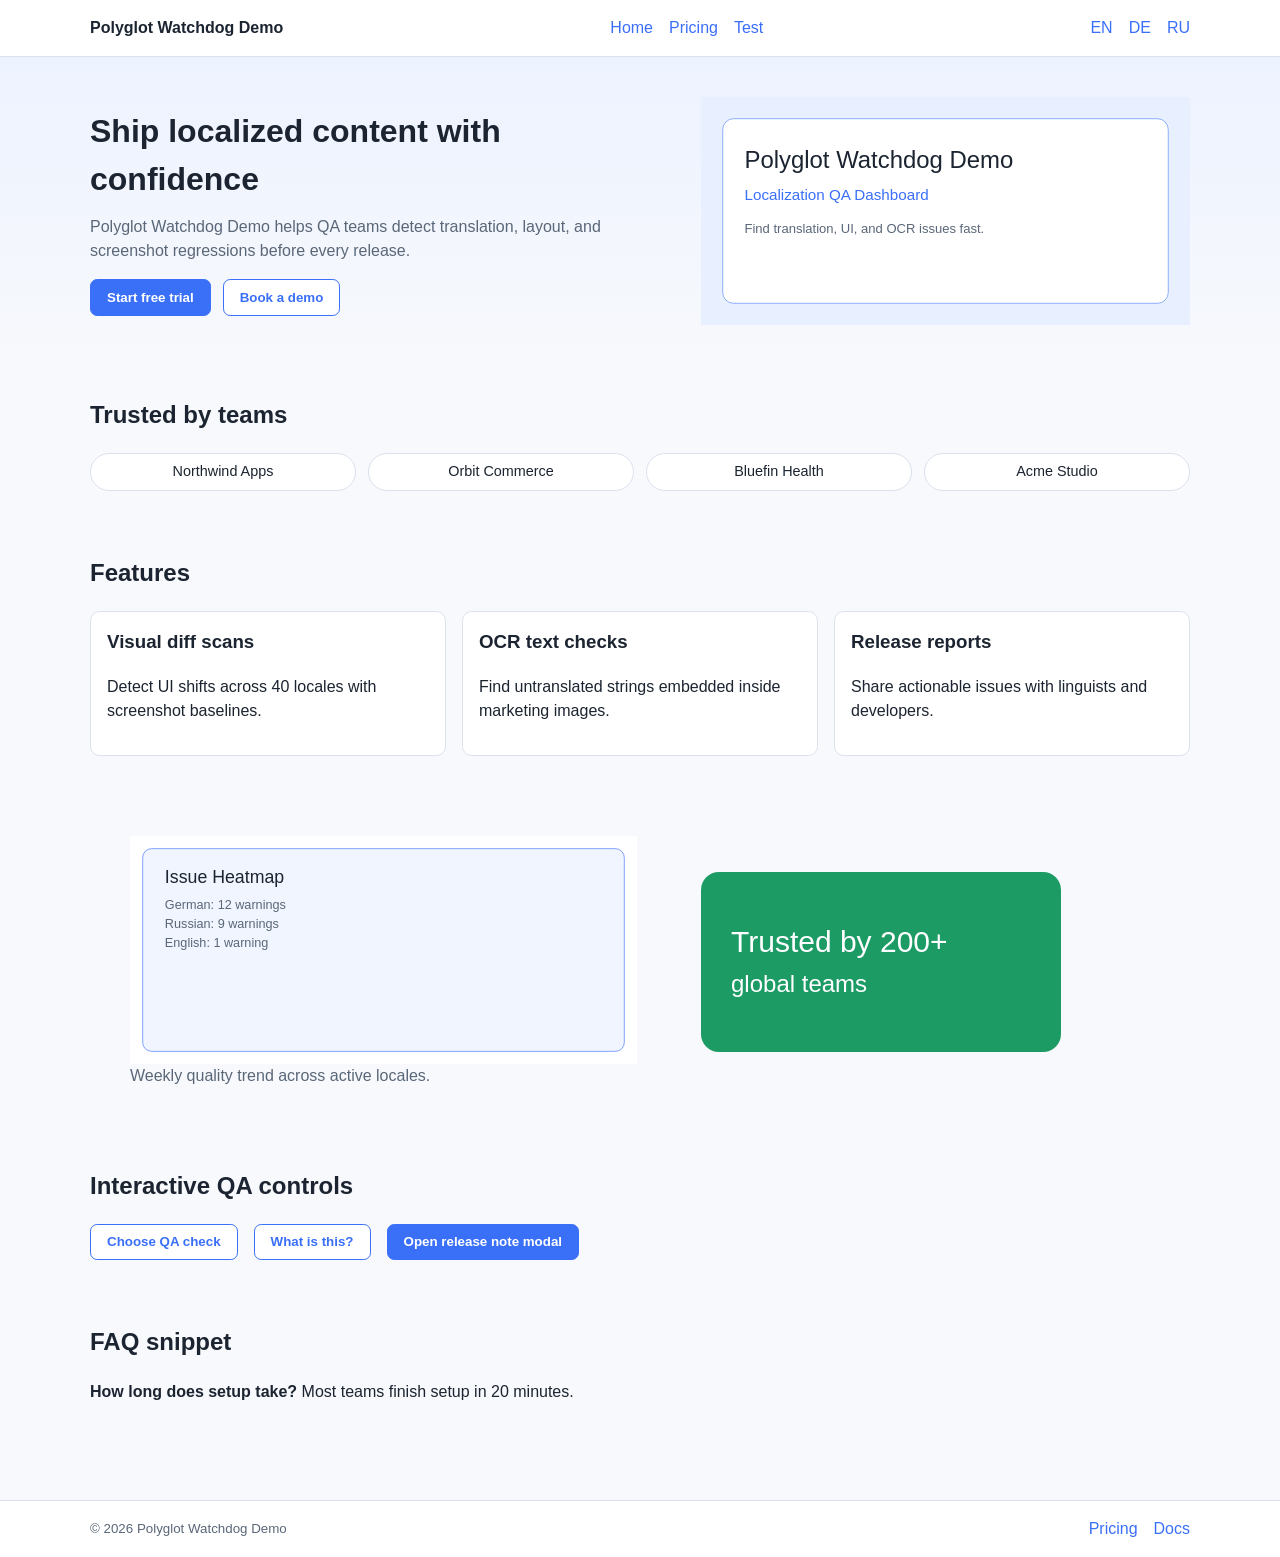
<file: index.html>
<!doctype html>
<html lang="en">
<head>
  <meta charset="utf-8">
  <meta http-equiv="refresh" content="0; url=./en/index.html">
  <title>Redirecting…</title>
  <script>location.replace('./en/index.html');</script>
</head>
<body>
  <a href="./en/index.html">Open site</a>
</body>
</html>
</file>
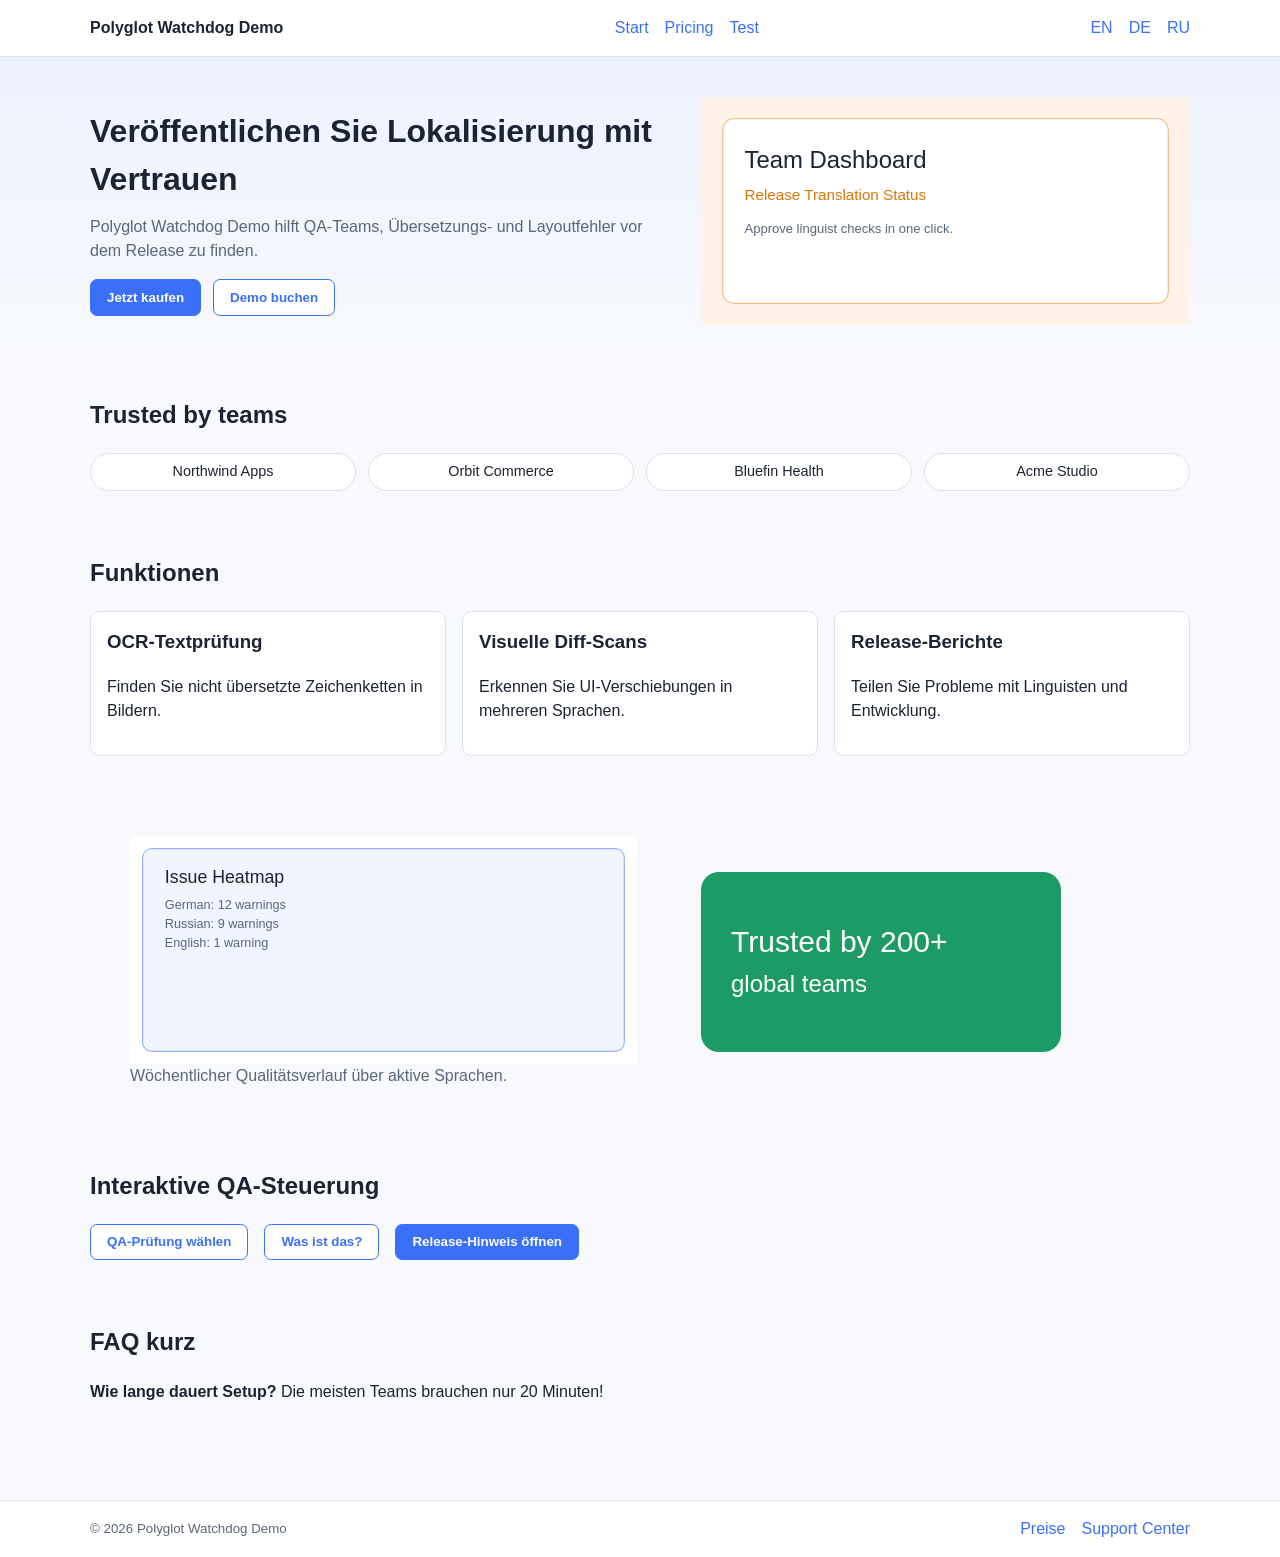
<file: de/index.html>
<!doctype html>
<html lang="de">
<head>
  <meta charset="UTF-8">
  <meta name="viewport" content="width=device-width, initial-scale=1.0">
  <title>Polyglot Watchdog Demo - Startseite</title>
  <link rel="stylesheet" href="../css/styles.css">
</head>
<body>
  <header class="site-header">
    <div class="container header-inner">
      <a class="brand" href="./index.html" data-testid="brand-link">Polyglot Watchdog Demo</a>
      <nav aria-label="Hauptnavigation" data-testid="header-nav">
        <ul class="nav-list">
          <li><a href="./index.html" data-testid="nav-home">Start</a></li>
          <li><a href="./pricing.html" data-testid="nav-pricing">Pricing</a></li>
          <li><a href="./test.html" data-testid="nav-test">Test</a></li>
        </ul>
      </nav>
      <ul class="lang-list" aria-label="Sprachumschalter" data-testid="language-switcher">
        <li><a href="../en/index.html">EN</a></li>
        <li><a href="../de/index.html">DE</a></li>
        <li><a href="../ru/index.html">RU</a></li>
      </ul>
    </div>
  </header>

  <main>
    <section class="hero">
      <div class="container hero-grid">
        <div>
          <h1 data-testid="hero-title">Veröffentlichen Sie Lokalisierung mit Vertrauen</h1>
          <p>Polyglot Watchdog Demo hilft QA-Teams, Übersetzungs- und Layoutfehler vor dem Release zu finden.</p>
          <div class="button-row">
            <button class="btn" data-testid="hero-cta-primary">Jetzt kaufen</button>
            <button class="btn secondary" data-testid="hero-cta-secondary"><span data-testid="hero-cta-secondary-wrap"><span>Demo</span> <span>buchen</span></span></button>
          </div>
        </div>
        <img src="../assets/hero-wrong-english-on-de.svg" alt="Deutsche Dashboard-Illustration mit lokalisiertem Text" data-testid="hero-image">
      </div>
    </section>

    <section>
      <div class="container">
        <h2>Trusted by teams</h2>
        <div class="logos" data-testid="trusted-logos">
          <div class="logo-chip">Northwind Apps</div>
          <div class="logo-chip">Orbit Commerce</div>
          <div class="logo-chip">Bluefin Health</div>
          <div class="logo-chip">Acme Studio</div>
        </div>
      </div>
    </section>

    <section>
      <div class="container">
        <h2>Funktionen</h2>
        <div class="cards">
          <article class="card" data-testid="feature-card-1">
            <h3>OCR-Textprüfung</h3>
            <p>Finden Sie nicht übersetzte Zeichenketten in Bildern.</p>
          </article>
          <article class="card" data-testid="feature-card-2">
            <h3>Visuelle Diff-Scans</h3>
            <p>Erkennen Sie UI-Verschiebungen in mehreren Sprachen.</p>
          </article>
          <article class="card" data-testid="feature-card-3">
            <h3>Release-Berichte</h3>
            <p>Teilen Sie Probleme mit Linguisten und Entwicklung.</p>
          </article>
        </div>
      </div>
    </section>

    <section>
      <div class="container media-grid">
        <figure>
          <img src="../assets/screenshot-en.svg" alt="Lokalisierter Screenshot der Qualitätswarnungen" data-testid="screenshot-image">
          <figcaption class="muted">Wöchentlicher Qualitätsverlauf über aktive Sprachen.</figcaption>
        </figure>
        <img src="../assets/badge-en.svg" alt="Grünes Badge mit 200+ Teams" data-testid="badge-image">
      </div>
    </section>

    <section>
      <div class="container">
        <h2>Interaktive QA-Steuerung</h2>
        <div class="demo-row">
          <div class="dropdown" data-testid="dropdown-demo">
            <button class="btn secondary" data-testid="dropdown-toggle" aria-haspopup="true" aria-expanded="false" aria-controls="qa-dropdown-de">QA-Prüfung wählen</button>
            <div id="qa-dropdown-de" class="dropdown-menu" data-testid="dropdown-menu">
              <button type="button" data-testid="dropdown-option-1">Terminologie-Konsistenz</button>
              <button type="button" data-testid="dropdown-option-2">Screenshot OCR audit</button>
              <button type="button" data-testid="dropdown-option-3">Währungsformat-Validierung</button>
            </div>
          </div>

          <div class="tooltip-wrap">
            <button class="btn secondary" data-testid="tooltip-target" aria-describedby="tooltip-de">Was ist das?</button>
            <div id="tooltip-de" class="tooltip-box" role="tooltip" data-testid="help-tooltip">Tip: run this check before every Friday deploy.</div>
          </div>

          <button class="btn" data-testid="open-modal-button">Release-Hinweis öffnen</button>
        </div>
      </div>
    </section>

    <section>
      <div class="container">
        <h2>FAQ kurz</h2>
        <p><strong>Wie lange dauert Setup?</strong> Die meisten Teams brauchen nur 20 Minuten!</p>
      </div>
    </section>
  </main>

  <div class="modal" role="dialog" aria-modal="true" aria-hidden="true" data-testid="demo-modal">
    <div class="modal-content">
      <h3 data-testid="modal-title">Zusammenfassung zur Release-Bereitschaft</h3>
      <p data-testid="modal-body">Alle Übersetzungen sind perfekt und es gibt keine offenen Probleme.</p>
      <button class="btn" data-testid="close-modal-button">Schließen</button>
    </div>
  </div>

  <footer class="site-footer">
    <div class="container footer-inner">
      <small>© 2026 Polyglot Watchdog Demo</small>
      <ul class="footer-links" data-testid="footer-links">
        <li><a href="./pricing.html">Preise</a></li>
        <li><a href="./index.html">Support Center</a></li>
      </ul>
    </div>
  </footer>

  <script src="../js/main.js"></script>
</body>
</html>
</file>
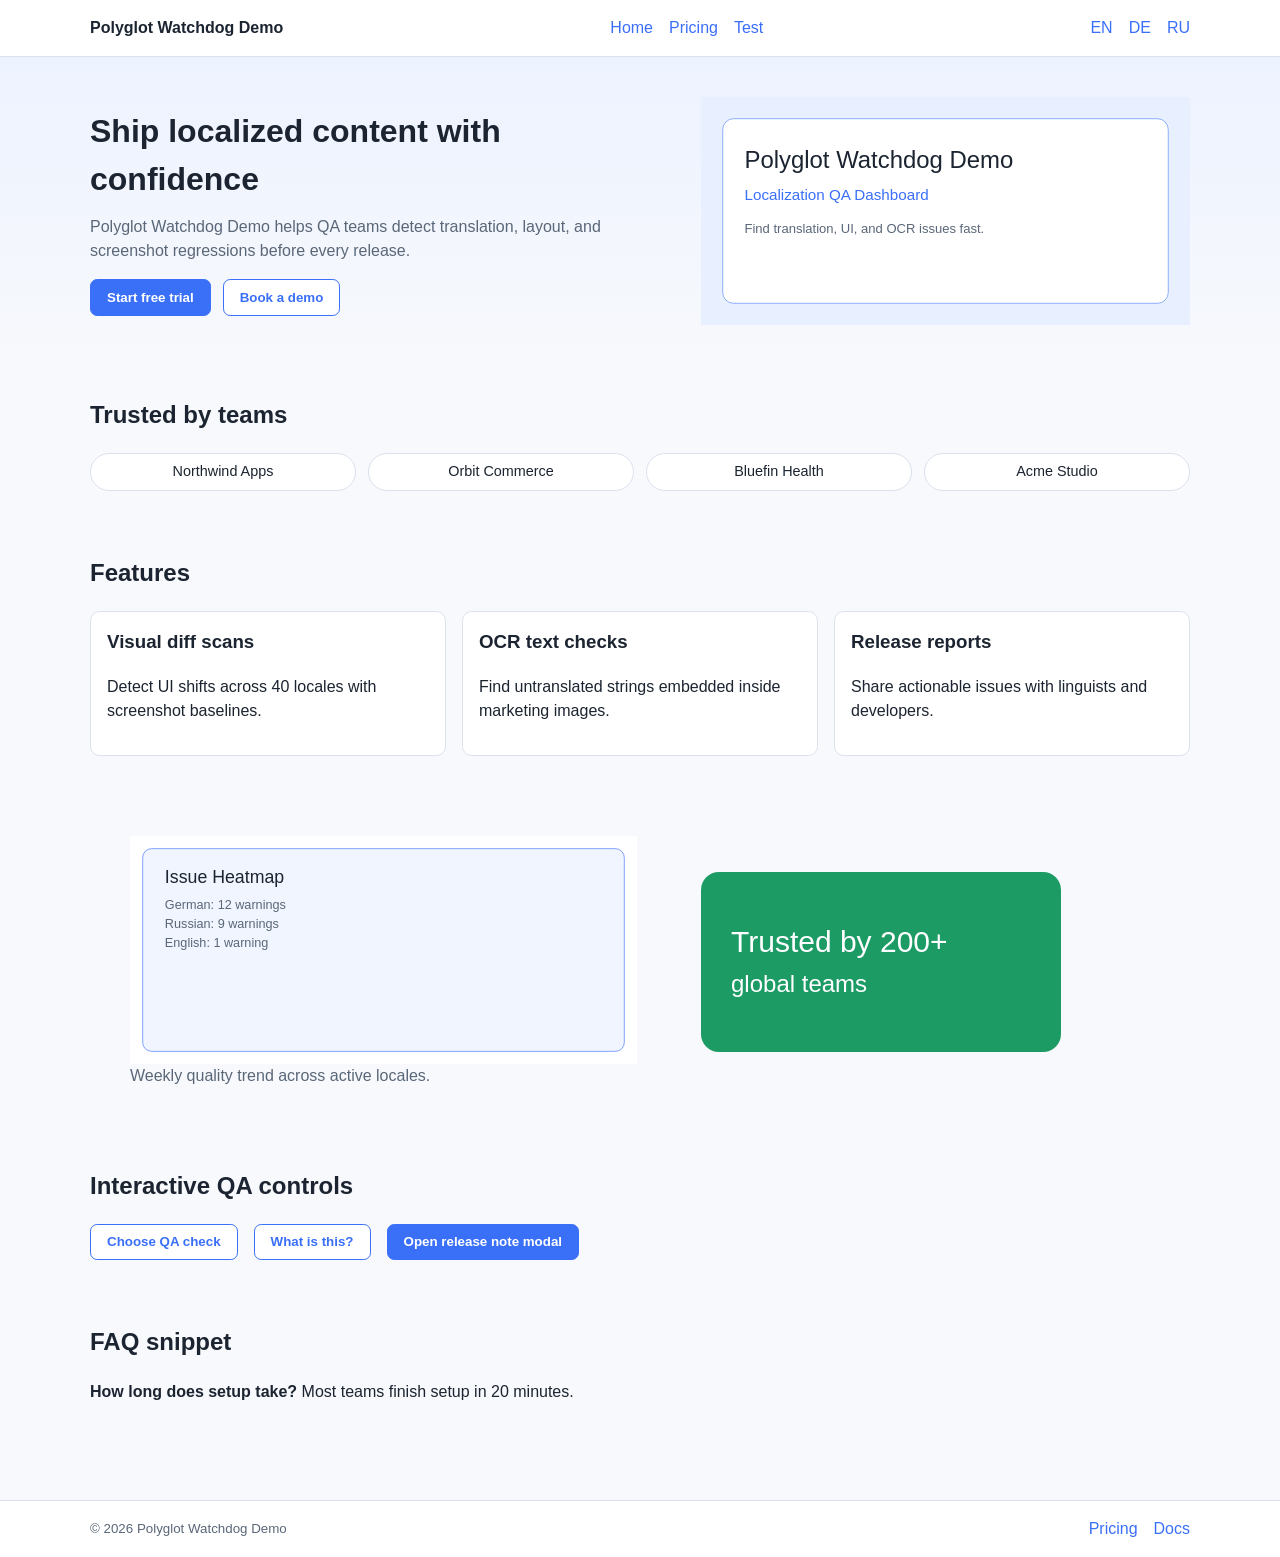
<file: en/index.html>
<!doctype html>
<html lang="en">
<head>
  <meta charset="UTF-8">
  <meta name="viewport" content="width=device-width, initial-scale=1.0">
  <title>Polyglot Watchdog Demo - Home</title>
  <link rel="stylesheet" href="../css/styles.css">
</head>
<body>
  <header class="site-header">
    <div class="container header-inner">
      <a class="brand" href="./index.html" data-testid="brand-link">Polyglot Watchdog Demo</a>
      <nav aria-label="Main navigation" data-testid="header-nav">
        <ul class="nav-list">
          <li><a href="./index.html" data-testid="nav-home">Home</a></li>
          <li><a href="./pricing.html" data-testid="nav-pricing">Pricing</a></li>
          <li><a href="./test.html" data-testid="nav-test">Test</a></li>
        </ul>
      </nav>
      <ul class="lang-list" aria-label="Language switcher" data-testid="language-switcher">
        <li><a href="../en/index.html">EN</a></li>
        <li><a href="../de/index.html">DE</a></li>
        <li><a href="../ru/index.html">RU</a></li>
      </ul>
    </div>
  </header>

  <main>
    <section class="hero">
      <div class="container hero-grid">
        <div>
          <h1 data-testid="hero-title">Ship localized content with confidence</h1>
          <p>Polyglot Watchdog Demo helps QA teams detect translation, layout, and screenshot regressions before every release.</p>
          <div class="button-row">
            <button class="btn" data-testid="hero-cta-primary">Start free trial</button>
            <button class="btn secondary" data-testid="hero-cta-secondary">Book a demo</button>
          </div>
        </div>
        <img src="../assets/hero-en.svg" alt="Dashboard illustration for localization checks" data-testid="hero-image">
      </div>
    </section>

    <section>
      <div class="container">
        <h2>Trusted by teams</h2>
        <div class="logos" data-testid="trusted-logos">
          <div class="logo-chip">Northwind Apps</div>
          <div class="logo-chip">Orbit Commerce</div>
          <div class="logo-chip">Bluefin Health</div>
          <div class="logo-chip">Acme Studio</div>
        </div>
      </div>
    </section>

    <section>
      <div class="container">
        <h2>Features</h2>
        <div class="cards">
          <article class="card" data-testid="feature-card-1">
            <h3>Visual diff scans</h3>
            <p>Detect UI shifts across 40 locales with screenshot baselines.</p>
          </article>
          <article class="card" data-testid="feature-card-2">
            <h3>OCR text checks</h3>
            <p>Find untranslated strings embedded inside marketing images.</p>
          </article>
          <article class="card" data-testid="feature-card-3">
            <h3>Release reports</h3>
            <p>Share actionable issues with linguists and developers.</p>
          </article>
        </div>
      </div>
    </section>

    <section>
      <div class="container media-grid">
        <figure>
          <img src="../assets/screenshot-en.svg" alt="Heatmap screen showing language QA status" data-testid="screenshot-image">
          <figcaption class="muted">Weekly quality trend across active locales.</figcaption>
        </figure>
        <img src="../assets/badge-en.svg" alt="Green badge saying Trusted by 200+ global teams" data-testid="badge-image">
      </div>
    </section>

    <section>
      <div class="container">
        <h2>Interactive QA controls</h2>
        <div class="demo-row">
          <div class="dropdown" data-testid="dropdown-demo">
            <button class="btn secondary" data-testid="dropdown-toggle" aria-haspopup="true" aria-expanded="false" aria-controls="qa-dropdown-en">Choose QA check</button>
            <div id="qa-dropdown-en" class="dropdown-menu" data-testid="dropdown-menu">
              <button type="button" data-testid="dropdown-option-1">Terminology consistency</button>
              <button type="button" data-testid="dropdown-option-2">Screenshot OCR audit</button>
              <button type="button" data-testid="dropdown-option-3">Currency format validation</button>
            </div>
          </div>

          <div class="tooltip-wrap">
            <button class="btn secondary" data-testid="tooltip-target" aria-describedby="tooltip-en">What is this?</button>
            <div id="tooltip-en" class="tooltip-box" role="tooltip" data-testid="help-tooltip">Tip: run this check before every Friday deploy.</div>
          </div>

          <button class="btn" data-testid="open-modal-button">Open release note modal</button>
        </div>
      </div>
    </section>

    <section>
      <div class="container">
        <h2>FAQ snippet</h2>
        <p><strong>How long does setup take?</strong> Most teams finish setup in 20 minutes.</p>
      </div>
    </section>
  </main>

  <div class="modal" role="dialog" aria-modal="true" aria-hidden="true" data-testid="demo-modal">
    <div class="modal-content">
      <h3 data-testid="modal-title">Release Readiness Summary</h3>
      <p data-testid="modal-body">3 high-priority translation issues were detected in German marketing pages.</p>
      <button class="btn" data-testid="close-modal-button">Close</button>
    </div>
  </div>

  <footer class="site-footer">
    <div class="container footer-inner">
      <small>© 2026 Polyglot Watchdog Demo</small>
      <ul class="footer-links" data-testid="footer-links">
        <li><a href="./pricing.html">Pricing</a></li>
        <li><a href="./index.html">Docs</a></li>
      </ul>
    </div>
  </footer>

  <script src="../js/main.js"></script>
</body>
</html>
</file>
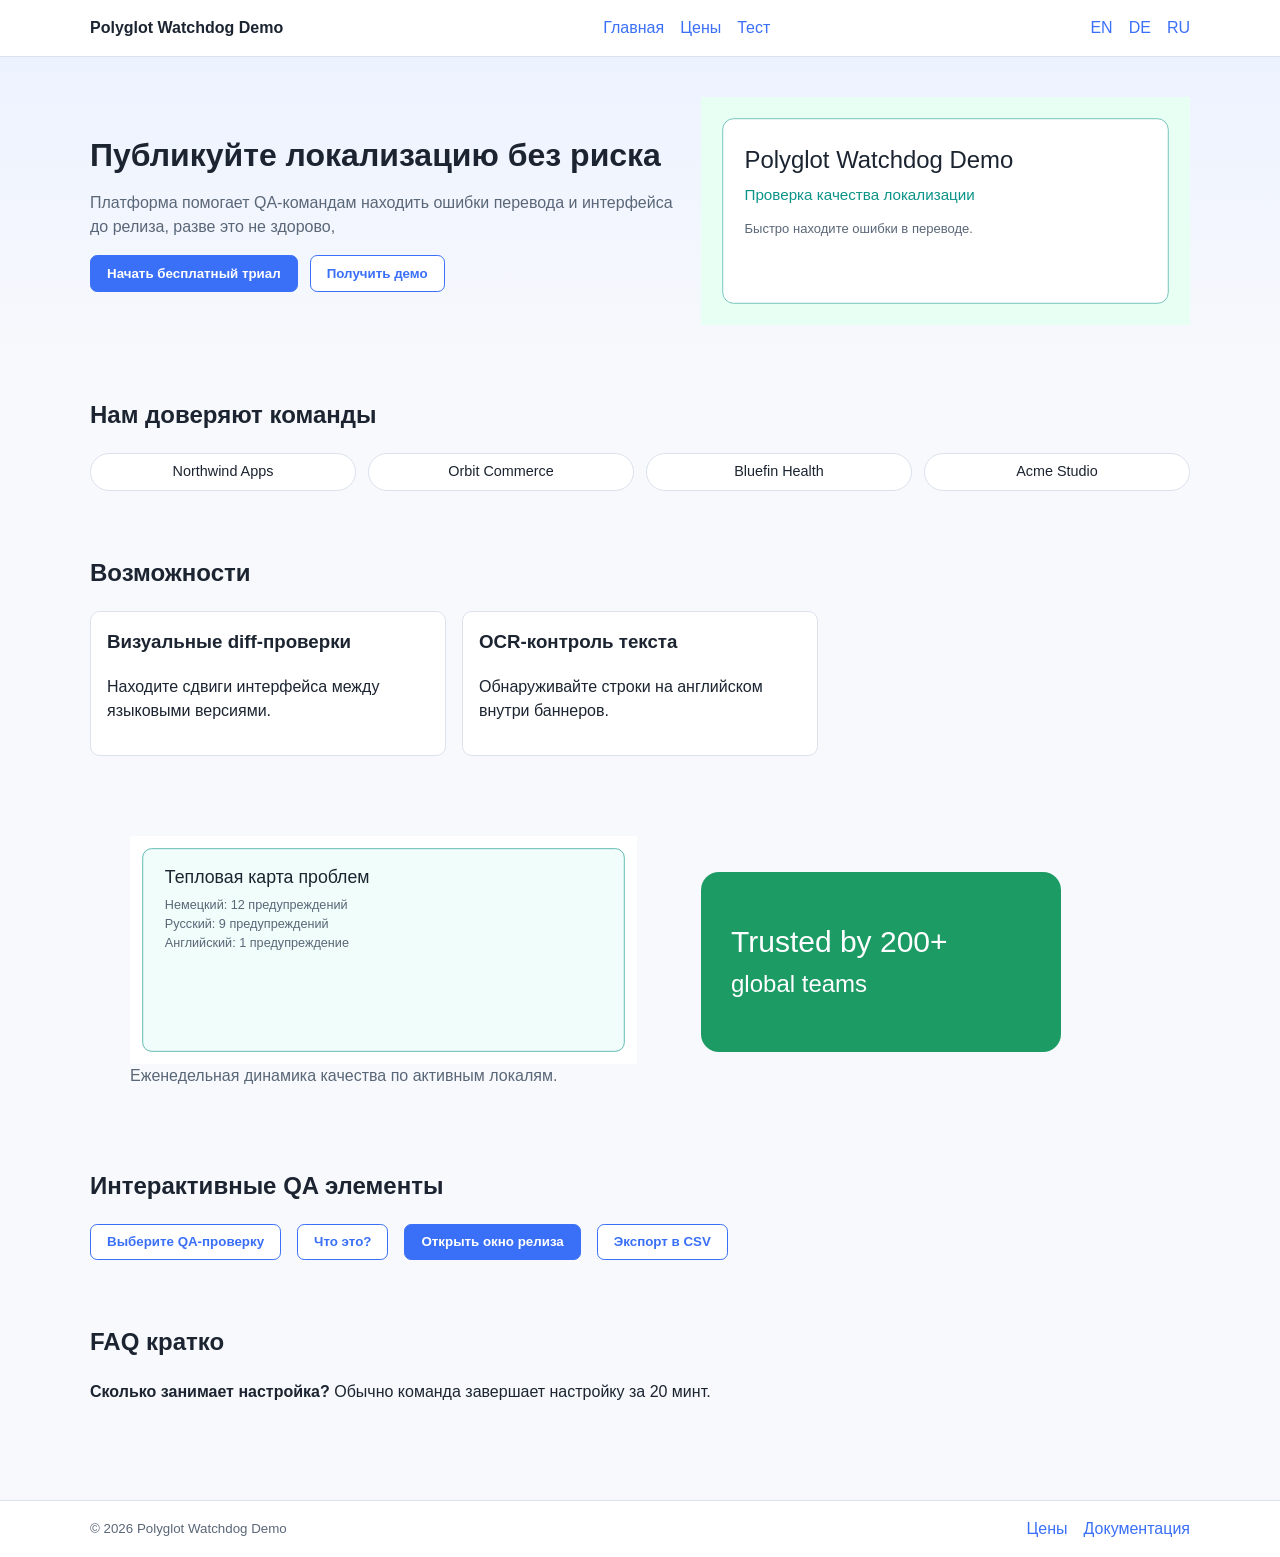
<file: ru/index.html>
<!doctype html>
<html lang="ru">
<head>
  <meta charset="UTF-8">
  <meta name="viewport" content="width=device-width, initial-scale=1.0">
  <title>Polyglot Watchdog Demo - Главная</title>
  <link rel="stylesheet" href="../css/styles.css">
</head>
<body>
  <header class="site-header">
    <div class="container header-inner">
      <a class="brand" href="./index.html" data-testid="brand-link">Polyglot Watchdog Demo</a>
      <nav aria-label="Основная навигация" data-testid="header-nav">
        <ul class="nav-list">
          <li><a href="./index.html" data-testid="nav-home">Главная</a></li>
          <li><a href="./pricing.html" data-testid="nav-pricing">Цены</a></li>
          <li><a href="./test.html" data-testid="nav-test">Тест</a></li>
        </ul>
      </nav>
      <ul class="lang-list" aria-label="Переключатель языка" data-testid="language-switcher">
        <li><a href="../en/index.html">EN</a></li>
        <li><a href="../de/index.html">DE</a></li>
        <li><a href="../ru/index.html">RU</a></li>
      </ul>
    </div>
  </header>

  <main>
    <section class="hero">
      <div class="container hero-grid">
        <div>
          <h1 data-testid="hero-title">Публикуйте локализацию без риска</h1>
          <p>Платформа помогает QA-командам находить ошибки перевода и интерфейса до релиза, разве это не здорово,</p>
          <div class="button-row">
            <button class="btn" data-testid="hero-cta-primary">Начать бесплатный триал</button>
            <button class="btn secondary" data-testid="hero-cta-secondary">Получить демо</button>
          </div>
        </div>
        <img src="../assets/hero-ru.svg" alt="Иллюстрация панели локализации" data-testid="hero-image">
      </div>
    </section>

    <section>
      <div class="container">
        <h2>Нам доверяют команды</h2>
        <div class="logos" data-testid="trusted-logos">
          <div class="logo-chip">Northwind Apps</div>
          <div class="logo-chip">Orbit Commerce</div>
          <div class="logo-chip">Bluefin Health</div>
          <div class="logo-chip">Acme Studio</div>
        </div>
      </div>
    </section>

    <section>
      <div class="container">
        <h2>Возможности</h2>
        <div class="cards">
          <article class="card" data-testid="feature-card-1">
            <h3>Визуальные diff-проверки</h3>
            <p>Находите сдвиги интерфейса между языковыми версиями.</p>
          </article>
          <article class="card" data-testid="feature-card-2">
            <h3>OCR-контроль текста</h3>
            <p>Обнаруживайте строки на английском внутри баннеров.</p>
          </article>
        </div>
      </div>
    </section>

    <section>
      <div class="container media-grid">
        <figure>
          <img src="../assets/screenshot-ru.svg" alt="Скриншот с трендом качества" data-testid="screenshot-image">
          <figcaption class="muted">Еженедельная динамика качества по активным локалям.</figcaption>
        </figure>
        <img src="../assets/badge-en.svg" alt="Зеленый бейдж с текстом о 200+ командах" data-testid="badge-image">
      </div>
    </section>

    <section>
      <div class="container">
        <h2>Интерактивные QA элементы</h2>
        <div class="demo-row">
          <div class="dropdown" data-testid="dropdown-demo">
            <button class="btn secondary" data-testid="dropdown-toggle" aria-haspopup="true" aria-expanded="false" aria-controls="qa-dropdown-ru">Выберите QA-проверку</button>
            <div id="qa-dropdown-ru" class="dropdown-menu" data-testid="dropdown-menu">
              <button type="button" data-testid="dropdown-option-1">Проверка терминологии</button>
              <button type="button" data-testid="dropdown-option-2">Аудит OCR скриншотов</button>
              <button type="button" data-testid="dropdown-option-3">Currency format validation</button>
            </div>
          </div>

          <div class="tooltip-wrap">
            <button class="btn secondary" data-testid="tooltip-target" aria-describedby="tooltip-ru">Что это?</button>
            <div id="tooltip-ru" class="tooltip-box" role="tooltip" data-testid="help-tooltip">Подсказка: запускайте проверку перед пятничным релизом.</div>
          </div>

          <button class="btn" data-testid="open-modal-button">Открыть окно релиза</button>
          <button class="btn secondary" data-testid="ru-only-button">Экспорт в CSV</button>
        </div>
      </div>
    </section>

    <section>
      <div class="container">
        <h2>FAQ кратко</h2>
        <p><strong>Сколько занимает настройка?</strong> Обычно команда завершает настройку за 20 минт.</p>
      </div>
    </section>
  </main>

  <div class="modal" role="dialog" aria-modal="true" aria-hidden="true" data-testid="demo-modal">
    <div class="modal-content">
      <h3 data-testid="modal-title">Сводка готовности релиза</h3>
      <p data-testid="modal-body">Найдено 3 критичные проблемы перевода в немецких маркетинговых страницах.</p>
      <button class="btn" data-testid="close-modal-button">Закрыть</button>
    </div>
  </div>

  <footer class="site-footer">
    <div class="container footer-inner">
      <small>© 2026 Polyglot Watchdog Demo</small>
      <ul class="footer-links" data-testid="footer-links">
        <li><a href="./pricing.html">Цены</a></li>
        <li><a href="./index.html">Документация</a></li>
      </ul>
    </div>
  </footer>

  <script src="../js/main.js"></script>
</body>
</html>
</file>
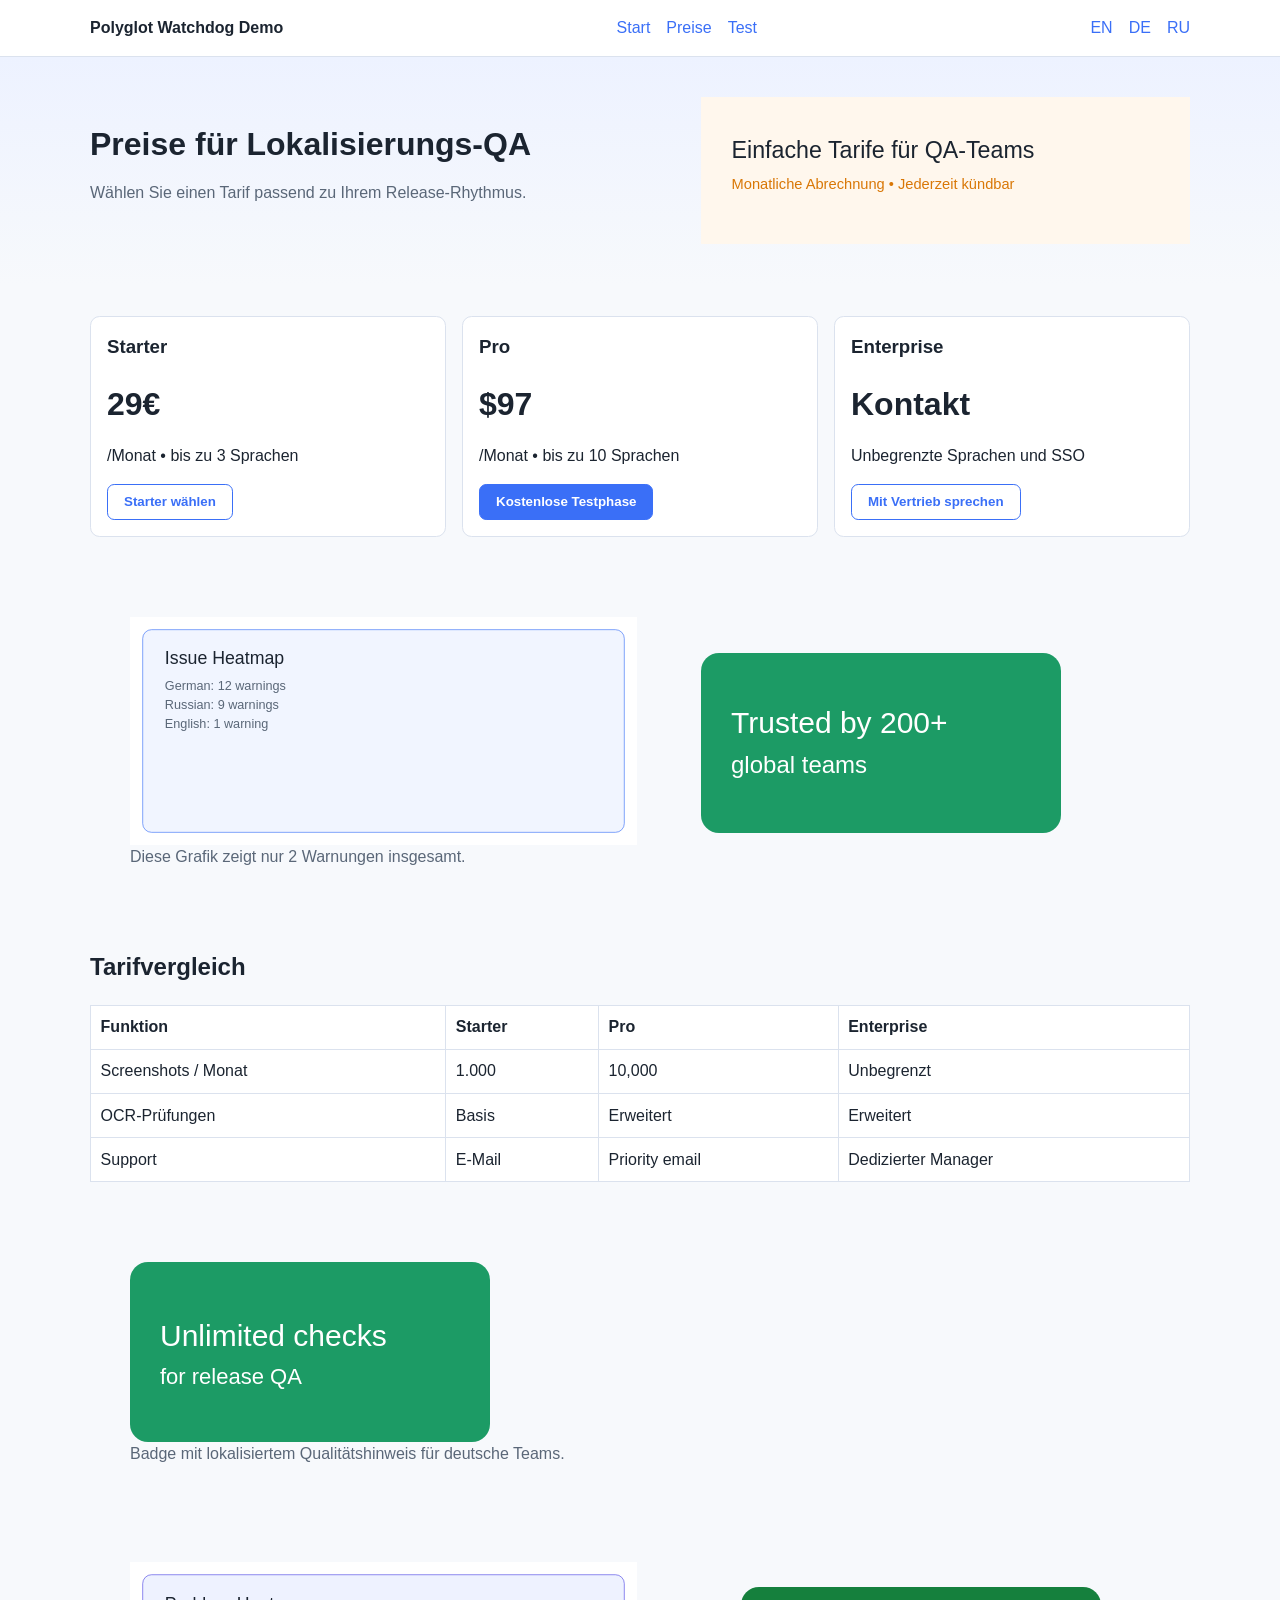
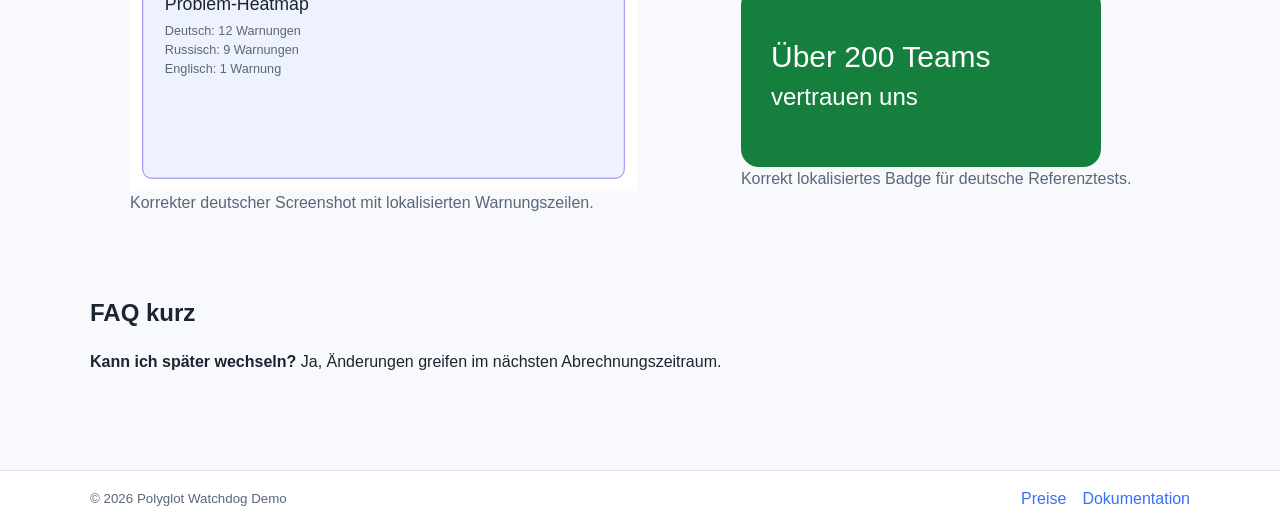
<file: de/pricing.html>
<!doctype html>
<html lang="de">
<head>
  <meta charset="UTF-8">
  <meta name="viewport" content="width=device-width, initial-scale=1.0">
  <title>Polyglot Watchdog Demo - Preise</title>
  <link rel="stylesheet" href="../css/styles.css">
</head>
<body>
  <header class="site-header">
    <div class="container header-inner">
      <a class="brand" href="./index.html" data-testid="brand-link">Polyglot Watchdog Demo</a>
      <nav aria-label="Hauptnavigation" data-testid="header-nav">
        <ul class="nav-list">
          <li><a href="./index.html" data-testid="nav-home">Start</a></li>
          <li><a href="./pricing.html" data-testid="nav-pricing">Preise</a></li>
          <li><a href="./test.html" data-testid="nav-test">Test</a></li>
        </ul>
      </nav>
      <ul class="lang-list" aria-label="Sprachumschalter" data-testid="language-switcher">
        <li><a href="../en/pricing.html">EN</a></li>
        <li><a href="../de/pricing.html">DE</a></li>
        <li><a href="../ru/pricing.html">RU</a></li>
      </ul>
    </div>
  </header>

  <main>
    <section class="hero pricing-hero">
      <div class="container hero-grid">
        <div>
          <h1 data-testid="hero-title">Preise für Lokalisierungs-QA</h1>
          <p>Wählen Sie einen Tarif passend zu Ihrem Release-Rhythmus.</p>
        </div>
        <img src="../assets/pricing-de.svg" alt="Preis-Banner mit monatlicher Abrechnung" data-testid="pricing-hero-image">
      </div>
    </section>

    <section>
      <div class="container pricing-grid">
        <article class="card" data-testid="pricing-card-starter">
          <h3>Starter</h3>
          <p class="price">29€</p>
          <p>/Monat • bis zu 3 Sprachen</p>
          <button class="btn secondary">Starter wählen</button>
        </article>
        <article class="card" data-testid="pricing-card-pro">
          <h3>Pro</h3>
          <p class="price">$97</p>
          <p>/Monat • bis zu 10 Sprachen</p>
          <button class="btn">Kostenlose Testphase</button>
        </article>
        <article class="card" data-testid="pricing-card-enterprise">
          <h3>Enterprise</h3>
          <p class="price">Kontakt</p>
          <p>Unbegrenzte Sprachen und SSO</p>
          <button class="btn secondary">Mit Vertrieb sprechen</button>
        </article>
      </div>
    </section>

    <section>
      <div class="container media-grid">
        <figure>
          <img src="../assets/screenshot-en.svg" alt="Vergleichstabelle mit Warnungen" data-testid="pricing-image-1">
          <figcaption class="muted">Diese Grafik zeigt nur 2 Warnungen insgesamt.</figcaption>
        </figure>
        <img src="../assets/badge-en.svg" alt="Russisches Badge über vertrauende Teams" data-testid="pricing-image-2">
      </div>
    </section>

    <section>
      <div class="container">
        <h2>Tarifvergleich</h2>
        <table data-testid="comparison-table">
          <thead>
            <tr><th>Funktion</th><th>Starter</th><th>Pro</th><th>Enterprise</th></tr>
          </thead>
          <tbody>
            <tr><td>Screenshots / Monat</td><td>1.000</td><td>10,000</td><td>Unbegrenzt</td></tr>
            <tr><td>OCR-Prüfungen</td><td>Basis</td><td>Erweitert</td><td>Erweitert</td></tr>
            <tr><td>Support</td><td>E-Mail</td><td>Priority email</td><td>Dedizierter Manager</td></tr>
          </tbody>
        </table>
      </div>
    </section>


    <section>
      <div class="container media-grid">
        <figure>
          <img src="../assets/badge-de.svg" alt="Grünes Badge mit Hinweis auf unbegrenzte Prüfungen" data-testid="pricing-image-ocr-only-de">
          <figcaption class="muted">Badge mit lokalisiertem Qualitätshinweis für deutsche Teams.</figcaption>
        </figure>
      </div>
    </section>

    <section>
      <div class="container media-grid">
        <figure>
          <img src="../assets/screenshot-de-correct.svg" alt="Deutsch lokalisierter Screenshot mit Qualitätswarnungen" data-testid="pricing-image-de-control-1">
          <figcaption class="muted">Korrekter deutscher Screenshot mit lokalisierten Warnungszeilen.</figcaption>
        </figure>
        <figure>
          <img src="../assets/badge-de-correct.svg" alt="Grünes Badge mit Text über 200+ Teams" data-testid="pricing-image-de-control-2">
          <figcaption class="muted">Korrekt lokalisiertes Badge für deutsche Referenztests.</figcaption>
        </figure>
      </div>
    </section>
    <section>
      <div class="container">
        <h2>FAQ kurz</h2>
        <p><strong>Kann ich später wechseln?</strong> Ja, Änderungen greifen im nächsten Abrechnungszeitraum.</p>
      </div>
    </section>
  </main>

  <footer class="site-footer">
    <div class="container footer-inner">
      <small>© 2026 Polyglot Watchdog Demo</small>
      <ul class="footer-links" data-testid="footer-links">
        <li><a href="./pricing.html">Preise</a></li>
        <li><a href="./index.html">Dokumentation</a></li>
      </ul>
    </div>
  </footer>
</body>
</html>
</file>
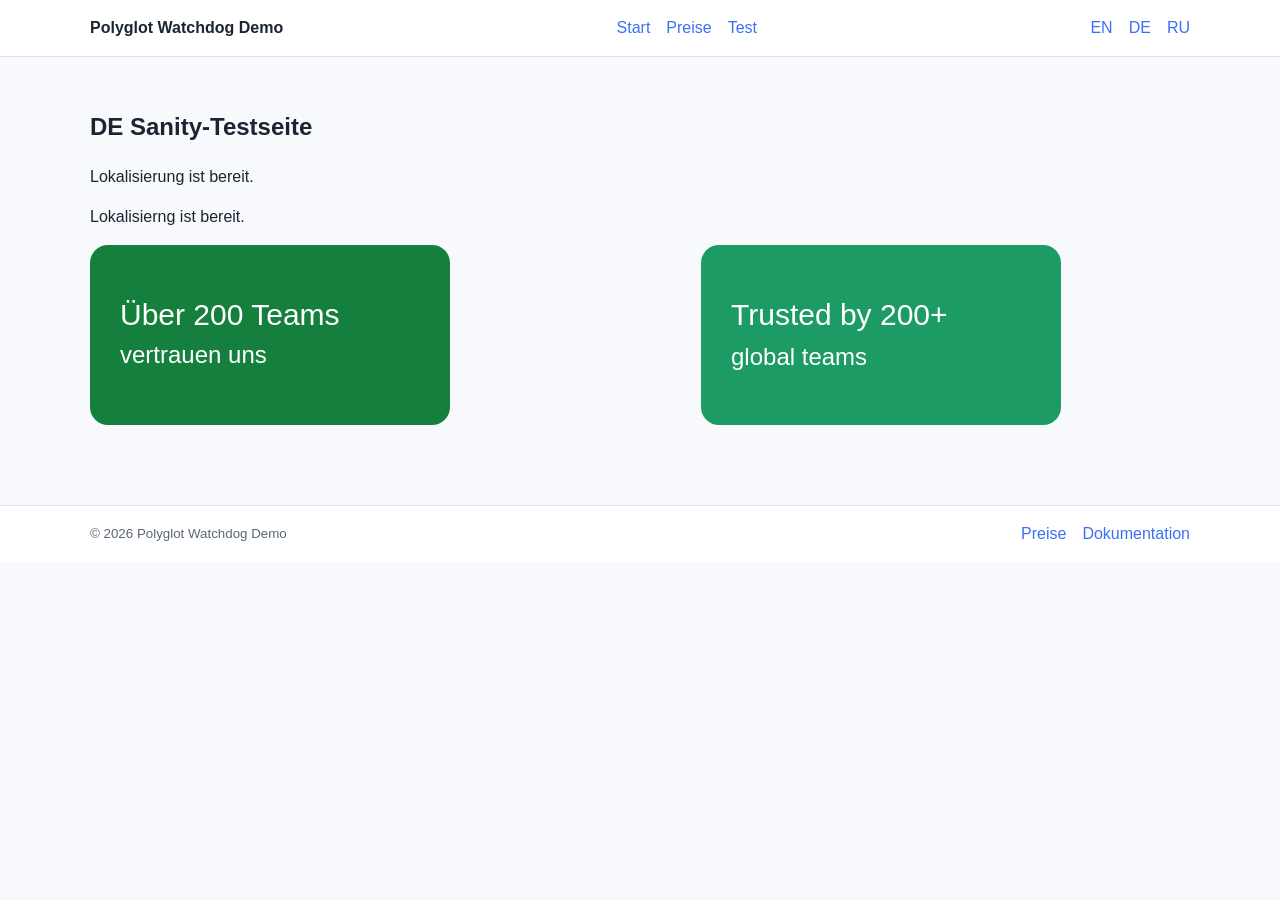
<file: de/test.html>
<!doctype html>
<html lang="de">
<head>
  <meta charset="UTF-8">
  <meta name="viewport" content="width=device-width, initial-scale=1.0">
  <title>Polyglot Watchdog Demo - Test</title>
  <link rel="stylesheet" href="../css/styles.css">
</head>
<body>
  <header class="site-header">
    <div class="container header-inner">
      <a class="brand" href="./index.html" data-testid="brand-link">Polyglot Watchdog Demo</a>
      <nav aria-label="Hauptnavigation" data-testid="header-nav">
        <ul class="nav-list">
          <li><a href="./index.html" data-testid="nav-home">Start</a></li>
          <li><a href="./pricing.html" data-testid="nav-pricing">Preise</a></li>
          <li><a href="./test.html" data-testid="nav-test">Test</a></li>
        </ul>
      </nav>
      <ul class="lang-list" aria-label="Sprachumschalter" data-testid="language-switcher">
        <li><a href="../en/test.html">EN</a></li>
        <li><a href="../de/test.html">DE</a></li>
        <li><a href="../ru/test.html">RU</a></li>
      </ul>
    </div>
  </header>

  <main>
    <section>
      <div class="container" data-testid="test-page-block">
        <h1 data-testid="test-page-title">DE Sanity-Testseite</h1>
        <p data-testid="test-line-1">Lokalisierung ist bereit.</p>
        <p data-testid="test-line-2">Lokalisierng ist bereit.</p>
        <div class="media-grid" data-testid="test-images-block">
          <img src="../assets/badge-de-correct.svg" alt="Korrektes deutsches Testbild" data-testid="test-image-correct">
          <img src="../assets/badge-en.svg" alt="Falsches Bild für die deutsche Seite" data-testid="test-image-wrong">
        </div>
      </div>
    </section>
  </main>

  <footer class="site-footer">
    <div class="container footer-inner">
      <small>© 2026 Polyglot Watchdog Demo</small>
      <ul class="footer-links" data-testid="footer-links">
        <li><a href="./pricing.html">Preise</a></li>
        <li><a href="./index.html">Dokumentation</a></li>
      </ul>
    </div>
  </footer>
</body>
</html>
</file>
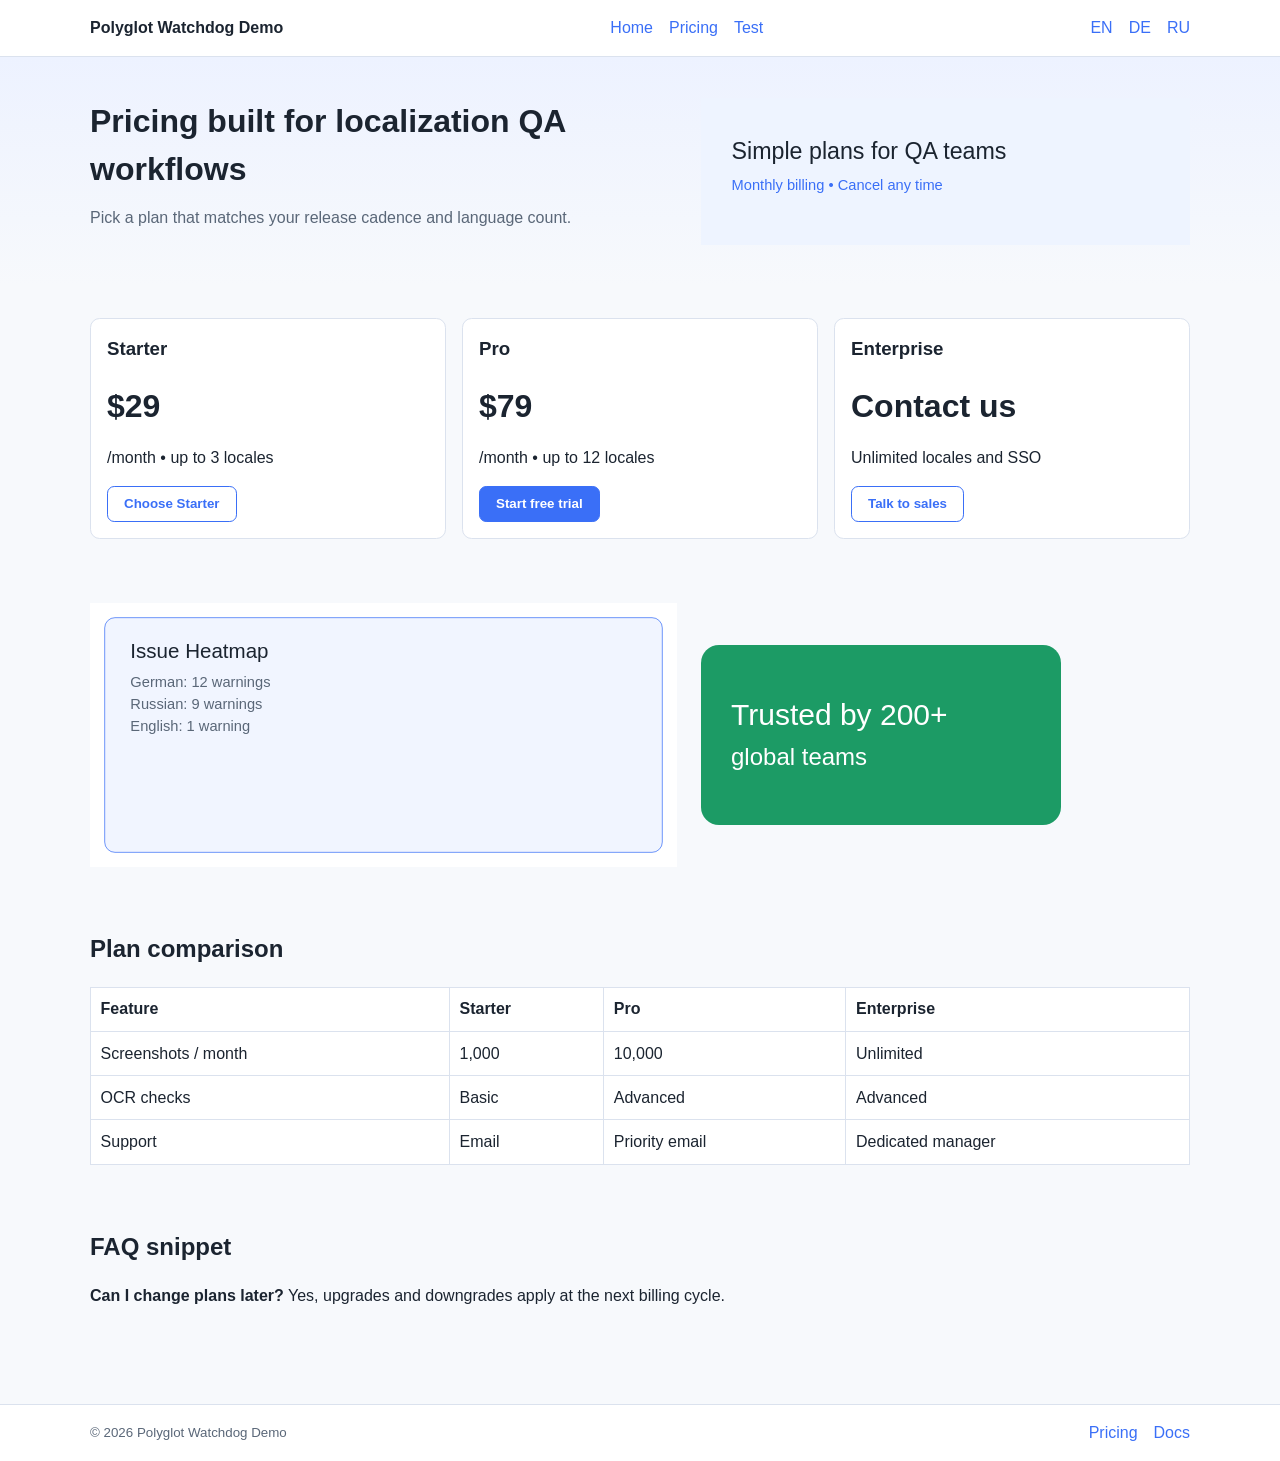
<file: en/pricing.html>
<!doctype html>
<html lang="en">
<head>
  <meta charset="UTF-8">
  <meta name="viewport" content="width=device-width, initial-scale=1.0">
  <title>Polyglot Watchdog Demo - Pricing</title>
  <link rel="stylesheet" href="../css/styles.css">
</head>
<body>
  <header class="site-header">
    <div class="container header-inner">
      <a class="brand" href="./index.html" data-testid="brand-link">Polyglot Watchdog Demo</a>
      <nav aria-label="Main navigation" data-testid="header-nav">
        <ul class="nav-list">
          <li><a href="./index.html" data-testid="nav-home">Home</a></li>
          <li><a href="./pricing.html" data-testid="nav-pricing">Pricing</a></li>
          <li><a href="./test.html" data-testid="nav-test">Test</a></li>
        </ul>
      </nav>
      <ul class="lang-list" aria-label="Language switcher" data-testid="language-switcher">
        <li><a href="../en/pricing.html">EN</a></li>
        <li><a href="../de/pricing.html">DE</a></li>
        <li><a href="../ru/pricing.html">RU</a></li>
      </ul>
    </div>
  </header>

  <main>
    <section class="hero pricing-hero">
      <div class="container hero-grid">
        <div>
          <h1 data-testid="hero-title">Pricing built for localization QA workflows</h1>
          <p>Pick a plan that matches your release cadence and language count.</p>
        </div>
        <img src="../assets/pricing-en.svg" alt="Pricing banner with monthly billing text" data-testid="pricing-hero-image">
      </div>
    </section>

    <section>
      <div class="container pricing-grid">
        <article class="card" data-testid="pricing-card-starter">
          <h3>Starter</h3>
          <p class="price">$29</p>
          <p>/month • up to 3 locales</p>
          <button class="btn secondary">Choose Starter</button>
        </article>
        <article class="card" data-testid="pricing-card-pro">
          <h3>Pro</h3>
          <p class="price">$79</p>
          <p>/month • up to 12 locales</p>
          <button class="btn">Start free trial</button>
        </article>
        <article class="card" data-testid="pricing-card-enterprise">
          <h3>Enterprise</h3>
          <p class="price">Contact us</p>
          <p>Unlimited locales and SSO</p>
          <button class="btn secondary">Talk to sales</button>
        </article>
      </div>
    </section>

    <section>
      <div class="container media-grid">
        <img src="../assets/screenshot-en.svg" alt="Table-like screenshot with warning counts" data-testid="pricing-image-1">
        <img src="../assets/badge-en.svg" alt="Badge showing trusted teams" data-testid="pricing-image-2">
      </div>
    </section>

    <section>
      <div class="container">
        <h2>Plan comparison</h2>
        <table data-testid="comparison-table">
          <thead>
            <tr><th>Feature</th><th>Starter</th><th>Pro</th><th>Enterprise</th></tr>
          </thead>
          <tbody>
            <tr><td>Screenshots / month</td><td>1,000</td><td>10,000</td><td>Unlimited</td></tr>
            <tr><td>OCR checks</td><td>Basic</td><td>Advanced</td><td>Advanced</td></tr>
            <tr><td>Support</td><td>Email</td><td>Priority email</td><td>Dedicated manager</td></tr>
          </tbody>
        </table>
      </div>
    </section>

    <section>
      <div class="container">
        <h2>FAQ snippet</h2>
        <p><strong>Can I change plans later?</strong> Yes, upgrades and downgrades apply at the next billing cycle.</p>
      </div>
    </section>
  </main>

  <footer class="site-footer">
    <div class="container footer-inner">
      <small>© 2026 Polyglot Watchdog Demo</small>
      <ul class="footer-links" data-testid="footer-links">
        <li><a href="./pricing.html">Pricing</a></li>
        <li><a href="./index.html">Docs</a></li>
      </ul>
    </div>
  </footer>
</body>
</html>
</file>
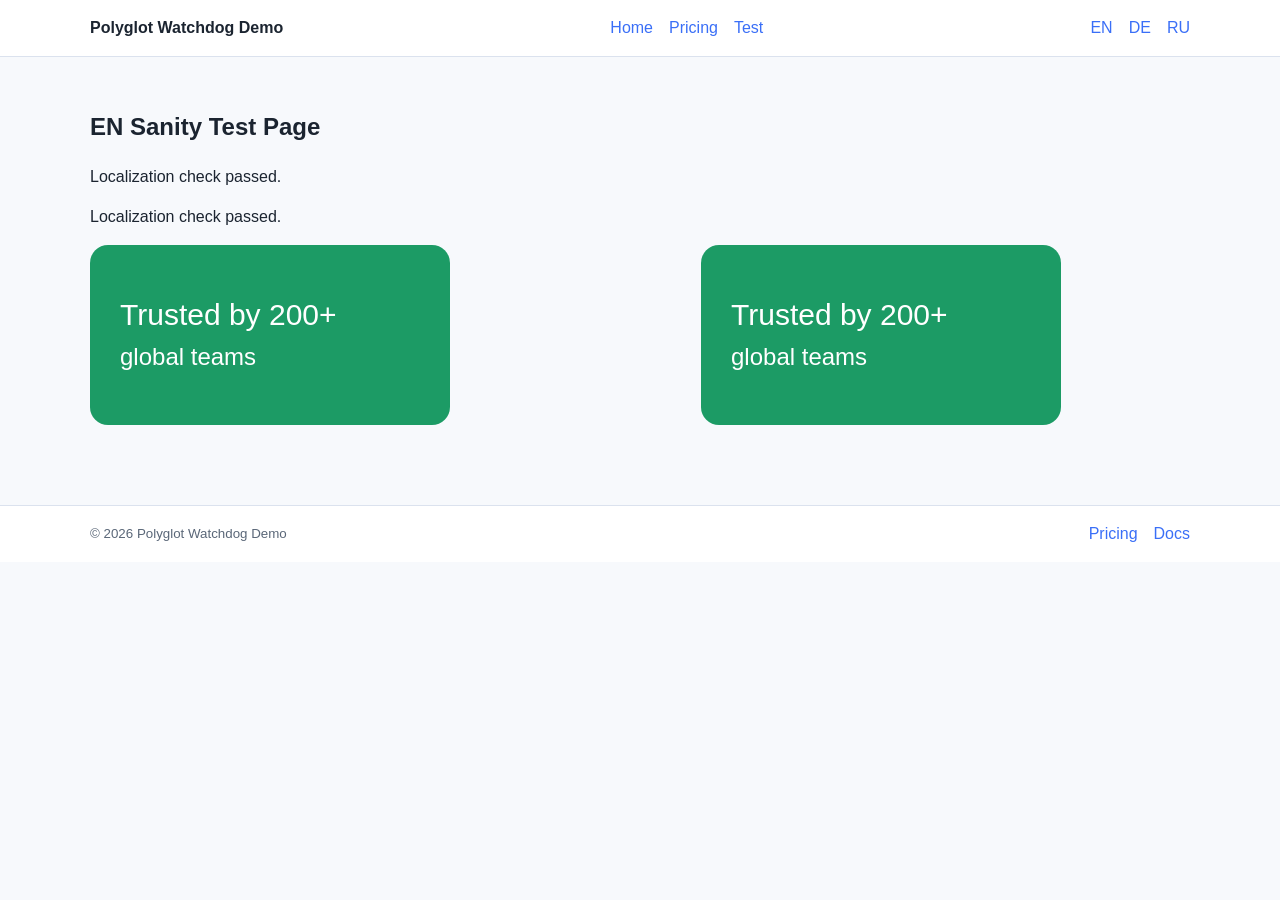
<file: en/test.html>
<!doctype html>
<html lang="en">
<head>
  <meta charset="UTF-8">
  <meta name="viewport" content="width=device-width, initial-scale=1.0">
  <title>Polyglot Watchdog Demo - Test</title>
  <link rel="stylesheet" href="../css/styles.css">
</head>
<body>
  <header class="site-header">
    <div class="container header-inner">
      <a class="brand" href="./index.html" data-testid="brand-link">Polyglot Watchdog Demo</a>
      <nav aria-label="Main navigation" data-testid="header-nav">
        <ul class="nav-list">
          <li><a href="./index.html" data-testid="nav-home">Home</a></li>
          <li><a href="./pricing.html" data-testid="nav-pricing">Pricing</a></li>
          <li><a href="./test.html" data-testid="nav-test">Test</a></li>
        </ul>
      </nav>
      <ul class="lang-list" aria-label="Language switcher" data-testid="language-switcher">
        <li><a href="../en/test.html">EN</a></li>
        <li><a href="../de/test.html">DE</a></li>
        <li><a href="../ru/test.html">RU</a></li>
      </ul>
    </div>
  </header>

  <main>
    <section>
      <div class="container" data-testid="test-page-block">
        <h1 data-testid="test-page-title">EN Sanity Test Page</h1>
        <p data-testid="test-line-1">Localization check passed.</p>
        <p data-testid="test-line-2">Localization check passed.</p>
        <div class="media-grid" data-testid="test-images-block">
          <img src="../assets/badge-en.svg" alt="Correct English test image" data-testid="test-image-correct">
          <img src="../assets/badge-en.svg" alt="Correct English test image duplicate for deterministic baseline" data-testid="test-image-wrong">
        </div>
      </div>
    </section>
  </main>

  <footer class="site-footer">
    <div class="container footer-inner">
      <small>© 2026 Polyglot Watchdog Demo</small>
      <ul class="footer-links" data-testid="footer-links">
        <li><a href="./pricing.html">Pricing</a></li>
        <li><a href="./index.html">Docs</a></li>
      </ul>
    </div>
  </footer>
</body>
</html>
</file>
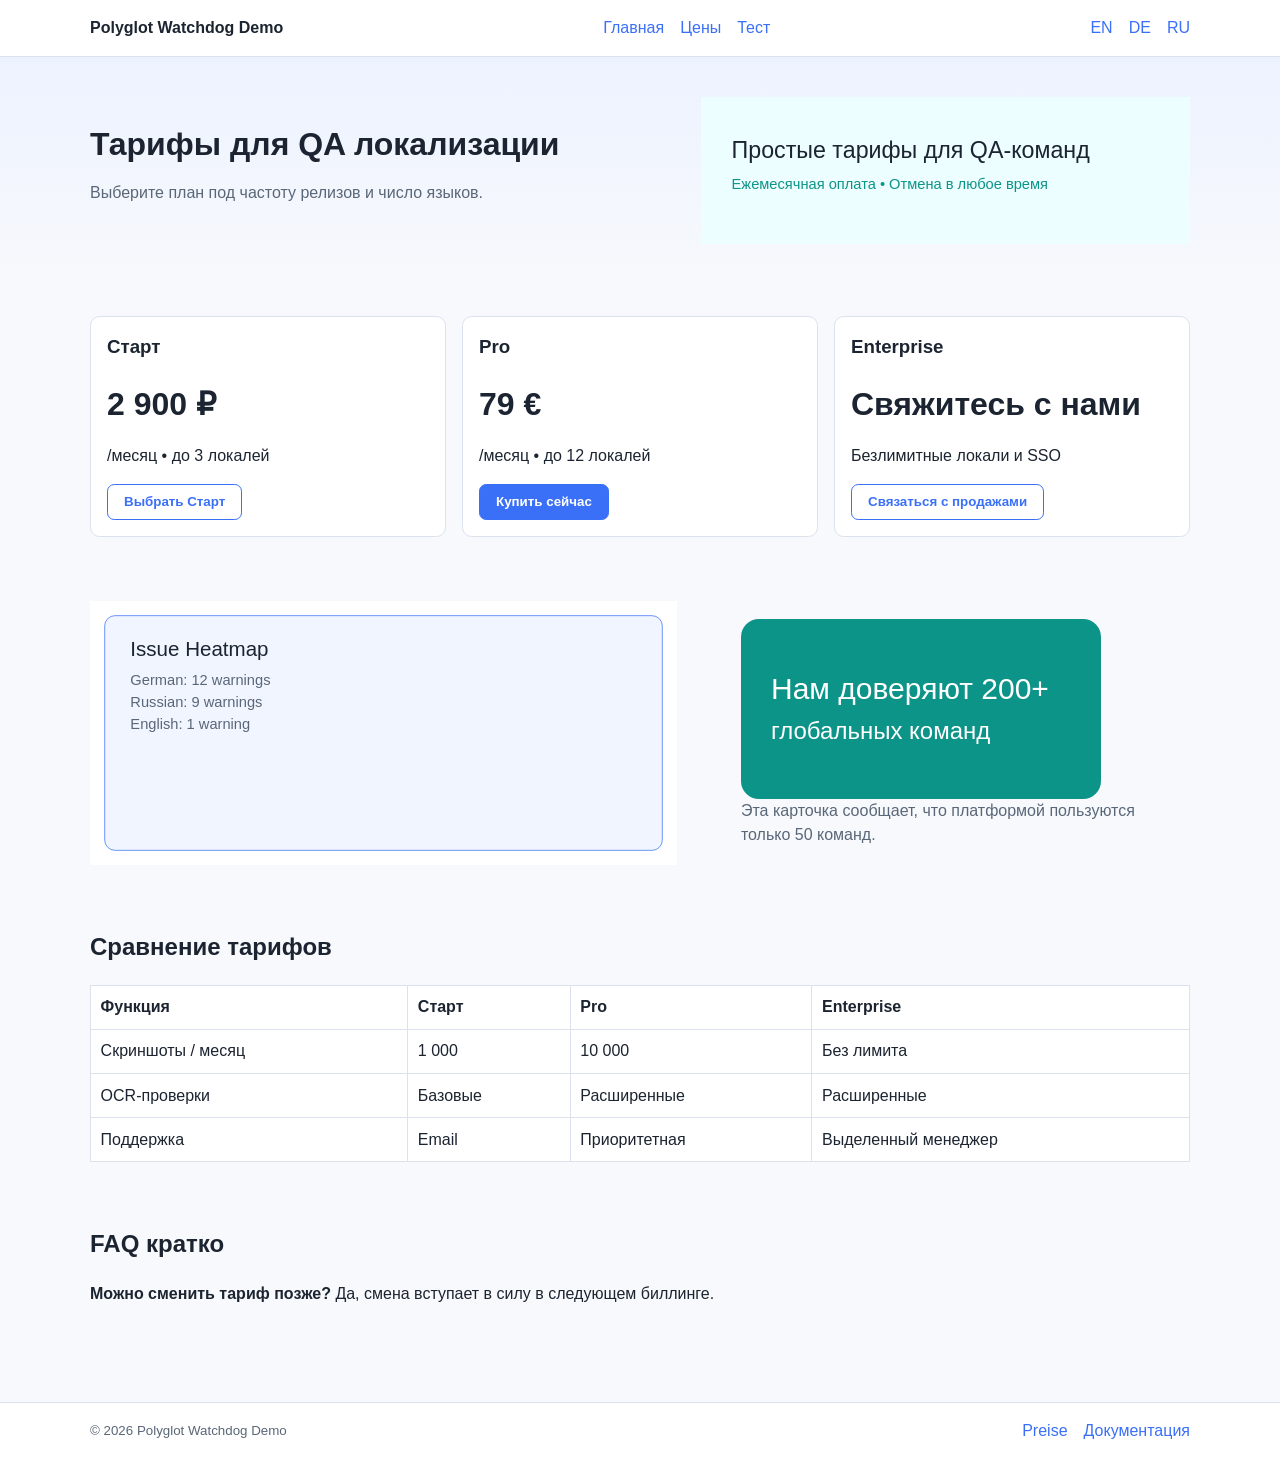
<file: ru/pricing.html>
<!doctype html>
<html lang="ru">
<head>
  <meta charset="UTF-8">
  <meta name="viewport" content="width=device-width, initial-scale=1.0">
  <title>Polyglot Watchdog Demo - Тарифы</title>
  <link rel="stylesheet" href="../css/styles.css">
</head>
<body>
  <header class="site-header">
    <div class="container header-inner">
      <a class="brand" href="./index.html" data-testid="brand-link">Polyglot Watchdog Demo</a>
      <nav aria-label="Основная навигация" data-testid="header-nav">
        <ul class="nav-list">
          <li><a href="./index.html" data-testid="nav-home">Главная</a></li>
          <li><a href="./pricing.html" data-testid="nav-pricing">Цены</a></li>
          <li><a href="./test.html" data-testid="nav-test">Тест</a></li>
        </ul>
      </nav>
      <ul class="lang-list" aria-label="Переключатель языка" data-testid="language-switcher">
        <li><a href="../en/pricing.html">EN</a></li>
        <li><a href="../de/pricing.html">DE</a></li>
        <li><a href="../ru/pricing.html">RU</a></li>
      </ul>
    </div>
  </header>

  <main>
    <section class="hero pricing-hero">
      <div class="container hero-grid">
        <div>
          <h1 data-testid="hero-title">Тарифы для QA локализации</h1>
          <p>Выберите план под частоту релизов и число языков.</p>
        </div>
        <img src="../assets/pricing-ru.svg" alt="Баннер тарифов с ежемесячной оплатой" data-testid="pricing-hero-image">
      </div>
    </section>

    <section>
      <div class="container pricing-grid">
        <article class="card" data-testid="pricing-card-starter">
          <h3>Старт</h3>
          <p class="price">2 900 ₽</p>
          <p>/месяц • до 3 локалей</p>
          <button class="btn secondary">Выбрать Старт</button>
        </article>
        <article class="card" data-testid="pricing-card-pro">
          <h3>Pro</h3>
          <p class="price">79 €</p>
          <p>/месяц • до 12 локалей</p>
          <button class="btn">Купить сейчас</button>
        </article>
        <article class="card" data-testid="pricing-card-enterprise">
          <h3>Enterprise</h3>
          <p class="price">Свяжитесь с нами</p>
          <p>Безлимитные локали и SSO</p>
          <button class="btn secondary">Связаться с продажами</button>
        </article>
      </div>
    </section>

    <section>
      <div class="container media-grid">
        <img src="../assets/screenshot-en.svg" alt="Русский скриншот с 9 предупреждениями" data-testid="pricing-image-1">
        <figure>
          <img src="../assets/badge-ru.svg" alt="Синий бейдж о доверии команд" data-testid="pricing-image-2">
          <figcaption class="muted">Эта карточка сообщает, что платформой пользуются только 50 команд.</figcaption>
        </figure>
      </div>
    </section>

    <section>
      <div class="container">
        <h2>Сравнение тарифов</h2>
        <table data-testid="comparison-table">
          <thead>
            <tr><th>Функция</th><th>Старт</th><th>Pro</th><th>Enterprise</th></tr>
          </thead>
          <tbody>
            <tr><td>Скриншоты / месяц</td><td>1 000</td><td>10 000</td><td>Без лимита</td></tr>
            <tr><td>OCR-проверки</td><td>Базовые</td><td>Расширенные</td><td>Расширенные</td></tr>
            <tr><td>Поддержка</td><td>Email</td><td>Приоритетная</td><td>Выделенный менеджер</td></tr>
          </tbody>
        </table>
      </div>
    </section>

    <section>
      <div class="container">
        <h2>FAQ кратко</h2>
        <p><strong>Можно сменить тариф позже?</strong> Да, смена вступает в силу в следующем биллинге.</p>
      </div>
    </section>
  </main>

  <footer class="site-footer">
    <div class="container footer-inner">
      <small>© 2026 Polyglot Watchdog Demo</small>
      <ul class="footer-links" data-testid="footer-links">
        <li><a href="./pricing.html">Preise</a></li>
        <li><a href="./index.html">Документация</a></li>
      </ul>
    </div>
  </footer>
</body>
</html>
</file>
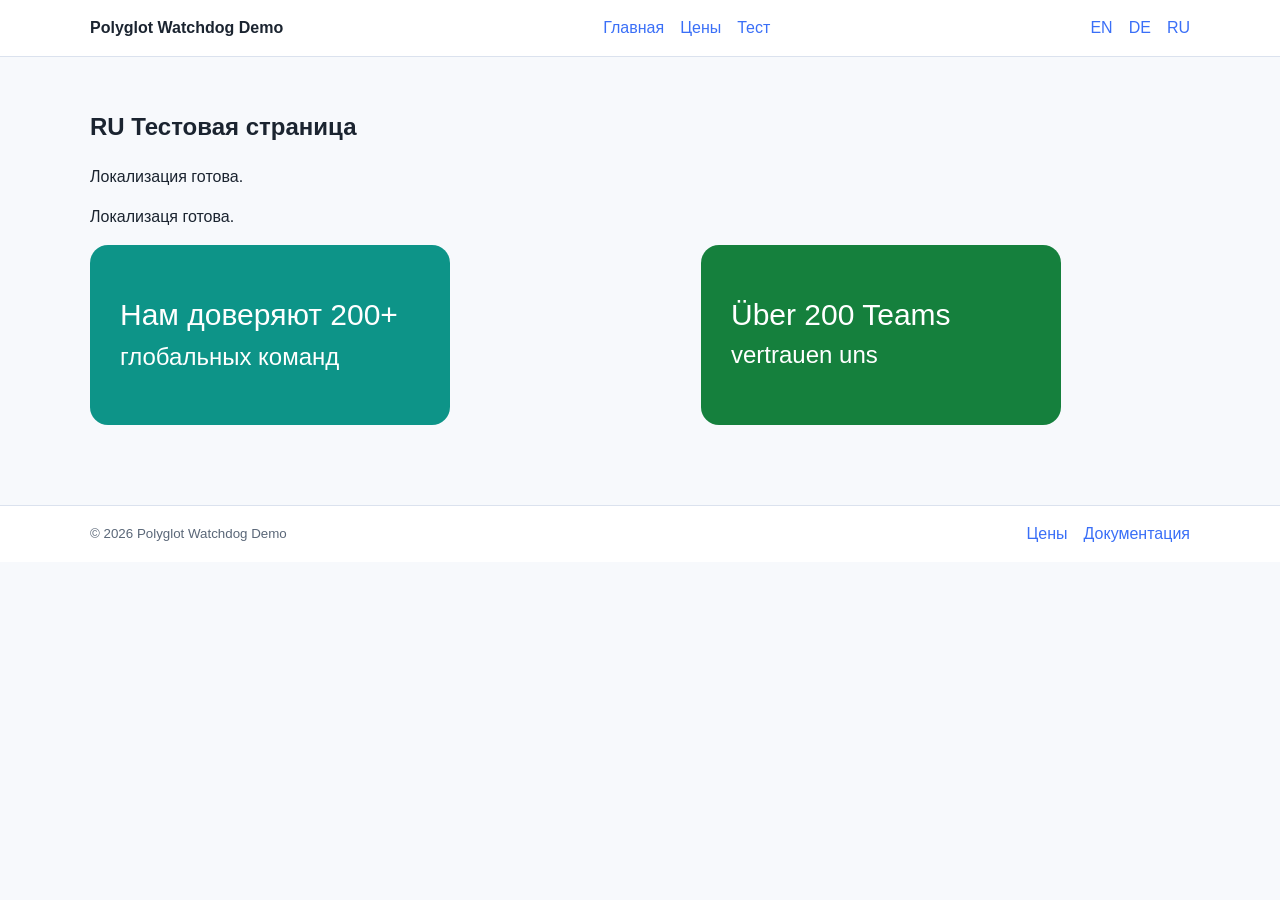
<file: ru/test.html>
<!doctype html>
<html lang="ru">
<head>
  <meta charset="UTF-8">
  <meta name="viewport" content="width=device-width, initial-scale=1.0">
  <title>Polyglot Watchdog Demo - Тест</title>
  <link rel="stylesheet" href="../css/styles.css">
</head>
<body>
  <header class="site-header">
    <div class="container header-inner">
      <a class="brand" href="./index.html" data-testid="brand-link">Polyglot Watchdog Demo</a>
      <nav aria-label="Основная навигация" data-testid="header-nav">
        <ul class="nav-list">
          <li><a href="./index.html" data-testid="nav-home">Главная</a></li>
          <li><a href="./pricing.html" data-testid="nav-pricing">Цены</a></li>
          <li><a href="./test.html" data-testid="nav-test">Тест</a></li>
        </ul>
      </nav>
      <ul class="lang-list" aria-label="Переключатель языка" data-testid="language-switcher">
        <li><a href="../en/test.html">EN</a></li>
        <li><a href="../de/test.html">DE</a></li>
        <li><a href="../ru/test.html">RU</a></li>
      </ul>
    </div>
  </header>

  <main>
    <section>
      <div class="container" data-testid="test-page-block">
        <h1 data-testid="test-page-title">RU Тестовая страница</h1>
        <p data-testid="test-line-1">Локализация готова.</p>
        <p data-testid="test-line-2">Локализаця готова.</p>
        <div class="media-grid" data-testid="test-images-block">
          <img src="../assets/badge-ru.svg" alt="Корректное русское тестовое изображение" data-testid="test-image-correct">
          <img src="../assets/badge-de-correct.svg" alt="Неподходящее изображение для русской страницы" data-testid="test-image-wrong">
        </div>
      </div>
    </section>
  </main>

  <footer class="site-footer">
    <div class="container footer-inner">
      <small>© 2026 Polyglot Watchdog Demo</small>
      <ul class="footer-links" data-testid="footer-links">
        <li><a href="./pricing.html">Цены</a></li>
        <li><a href="./index.html">Документация</a></li>
      </ul>
    </div>
  </footer>
</body>
</html>
</file>
<file: css/styles.css>
:root {
  --bg: #f7f9fc;
  --surface: #ffffff;
  --text: #1b2430;
  --muted: #5a6778;
  --primary: #3a6ff7;
  --primary-dark: #2953c9;
  --border: #dbe2ee;
  --success: #1c9b65;
}

* { box-sizing: border-box; }

body {
  margin: 0;
  font-family: Arial, Helvetica, sans-serif;
  color: var(--text);
  background: var(--bg);
  line-height: 1.5;
}

img { max-width: 100%; display: block; }

a { color: var(--primary); text-decoration: none; }
a:hover, a:focus { text-decoration: underline; }

.container {
  width: min(1100px, calc(100% - 2rem));
  margin: 0 auto;
}

.site-header, .site-footer {
  background: var(--surface);
  border-bottom: 1px solid var(--border);
}

.site-footer {
  border-top: 1px solid var(--border);
  border-bottom: none;
  margin-top: 3rem;
}

.header-inner, .footer-inner {
  display: flex;
  justify-content: space-between;
  align-items: center;
  padding: 1rem 0;
  gap: 1rem;
}

.brand {
  font-weight: 700;
  color: var(--text);
}

.nav-list, .lang-list, .footer-links {
  display: flex;
  list-style: none;
  margin: 0;
  padding: 0;
  gap: 1rem;
}

.hero {
  background: linear-gradient(180deg, #edf2ff 0%, #f7f9fc 100%);
  padding: 2.5rem 0;
}

.hero-grid, .media-grid {
  display: grid;
  grid-template-columns: 1.2fr 1fr;
  gap: 1.5rem;
  align-items: center;
}

.hero h1, .pricing-hero h1 { margin: 0 0 0.8rem; font-size: 2rem; }
.hero p, .pricing-hero p { margin-top: 0; color: var(--muted); }

.button-row { display: flex; gap: 0.75rem; flex-wrap: wrap; }

.btn {
  border: 1px solid var(--primary);
  background: var(--primary);
  color: #fff;
  padding: 0.6rem 1rem;
  border-radius: 0.45rem;
  cursor: pointer;
  font-weight: 600;
}

.btn:hover, .btn:focus { background: var(--primary-dark); }

.btn.secondary {
  background: #fff;
  color: var(--primary);
}

section { padding: 2rem 0; }

h2 { margin-top: 0; }

.cards {
  display: grid;
  grid-template-columns: repeat(3, 1fr);
  gap: 1rem;
}

.card {
  background: var(--surface);
  border: 1px solid var(--border);
  border-radius: 0.6rem;
  padding: 1rem;
}

.card h3 { margin-top: 0; }

.logos {
  display: grid;
  grid-template-columns: repeat(4, 1fr);
  gap: 0.75rem;
}

.logo-chip {
  background: var(--surface);
  border: 1px solid var(--border);
  border-radius: 999px;
  padding: 0.45rem 0.7rem;
  text-align: center;
  font-size: 0.9rem;
}

.demo-row {
  display: flex;
  flex-wrap: wrap;
  gap: 1rem;
  align-items: center;
}

.dropdown {
  position: relative;
  display: inline-block;
}

.dropdown-menu {
  position: absolute;
  top: calc(100% + 0.4rem);
  left: 0;
  min-width: 220px;
  background: var(--surface);
  border: 1px solid var(--border);
  border-radius: 0.5rem;
  padding: 0.35rem;
  display: none;
  z-index: 10;
}

.dropdown-menu.open { display: block; }

.dropdown-menu button {
  width: 100%;
  border: none;
  background: transparent;
  text-align: left;
  padding: 0.45rem;
  border-radius: 0.35rem;
}

.dropdown-menu button:hover,
.dropdown-menu button:focus { background: #edf2ff; }

.tooltip-wrap { position: relative; display: inline-block; }
.tooltip-box {
  position: absolute;
  left: 50%;
  transform: translateX(-50%);
  top: calc(100% + 0.5rem);
  background: #202938;
  color: #fff;
  padding: 0.45rem 0.55rem;
  border-radius: 0.35rem;
  font-size: 0.86rem;
  white-space: nowrap;
  display: none;
}
.tooltip-box.visible { display: block; }

.modal {
  position: fixed;
  inset: 0;
  background: rgba(0,0,0,0.45);
  display: none;
  align-items: center;
  justify-content: center;
  padding: 1rem;
}
.modal.open { display: flex; }

.modal-content {
  background: #fff;
  border-radius: 0.65rem;
  max-width: 500px;
  width: 100%;
  padding: 1rem;
}

.pricing-grid {
  display: grid;
  grid-template-columns: repeat(3, 1fr);
  gap: 1rem;
}

.price {
  font-size: 2rem;
  font-weight: 700;
  margin: 0.5rem 0;
}

table {
  width: 100%;
  border-collapse: collapse;
  background: var(--surface);
}
th, td {
  border: 1px solid var(--border);
  padding: 0.6rem;
  text-align: left;
}

small, .muted { color: var(--muted); }

@media (max-width: 900px) {
  .hero-grid, .media-grid, .cards, .pricing-grid, .logos { grid-template-columns: 1fr; }
  .header-inner, .footer-inner { flex-direction: column; align-items: flex-start; }
}
</file>
